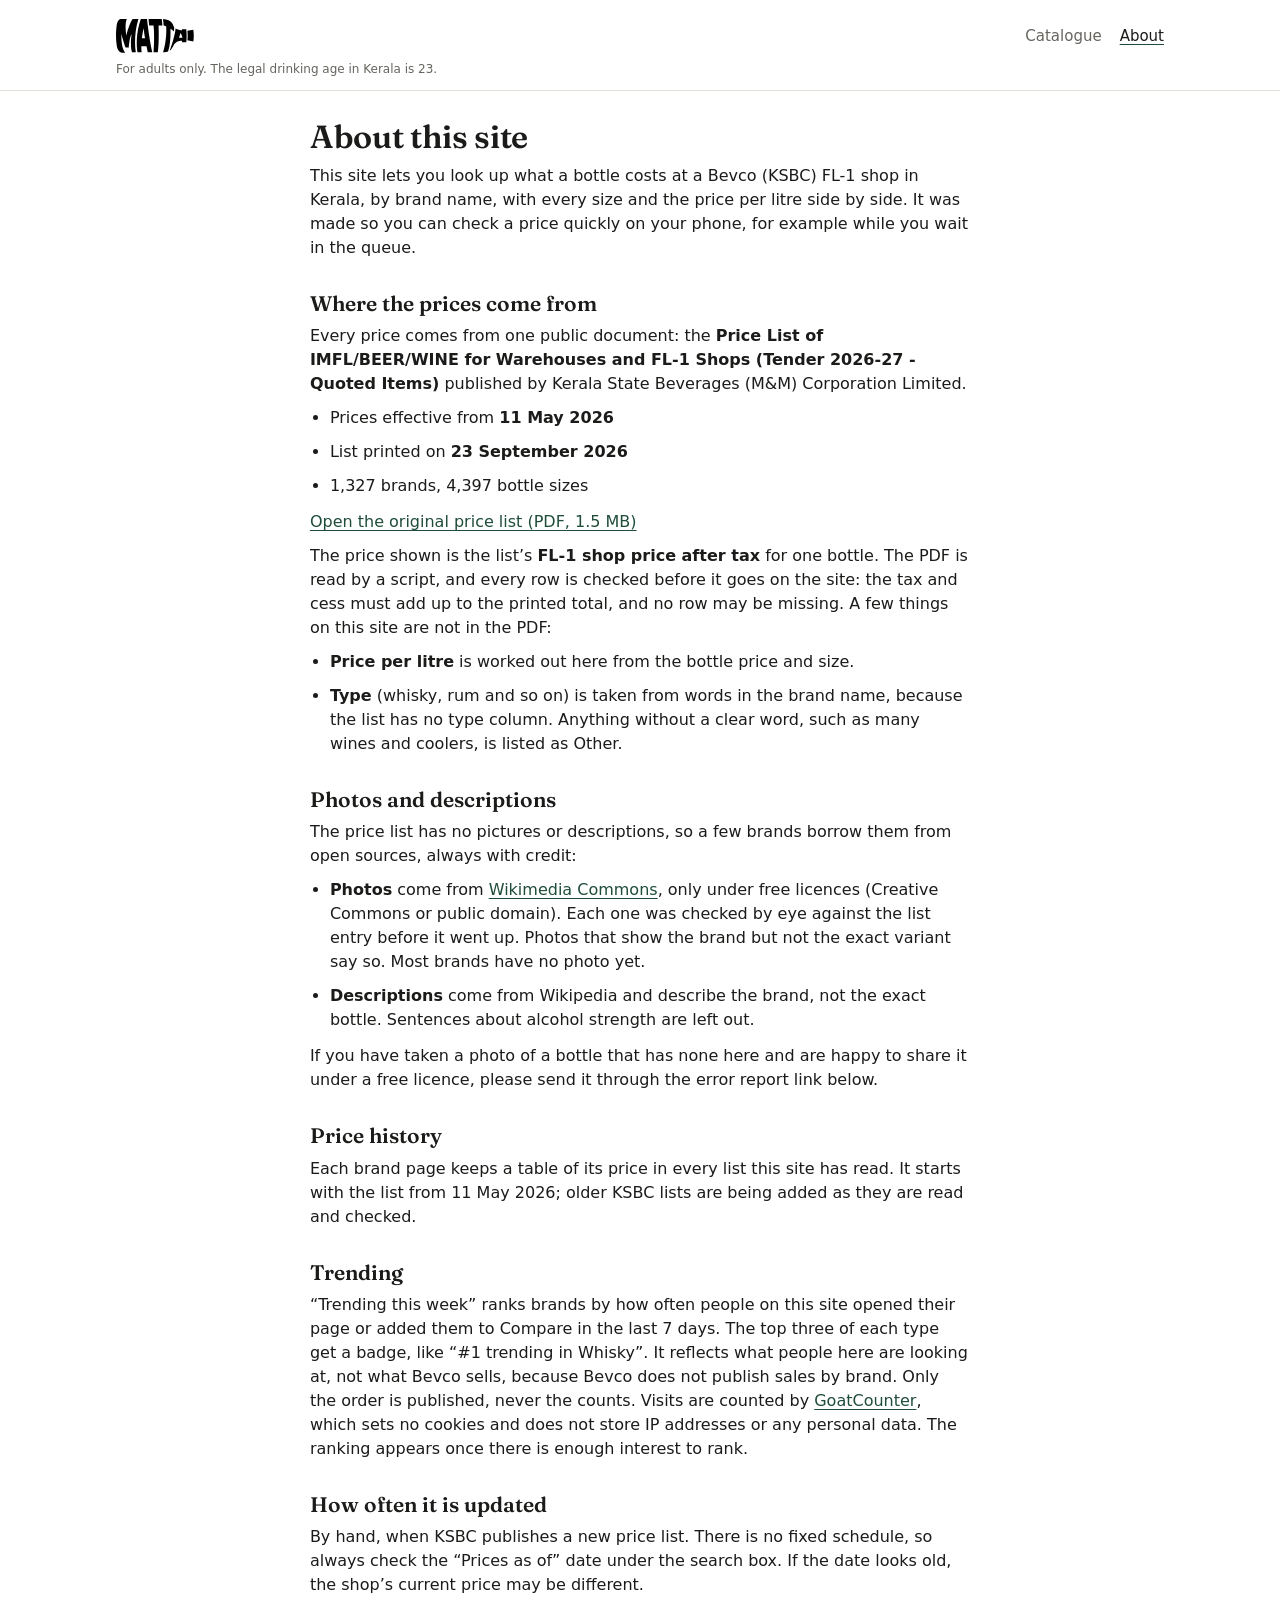
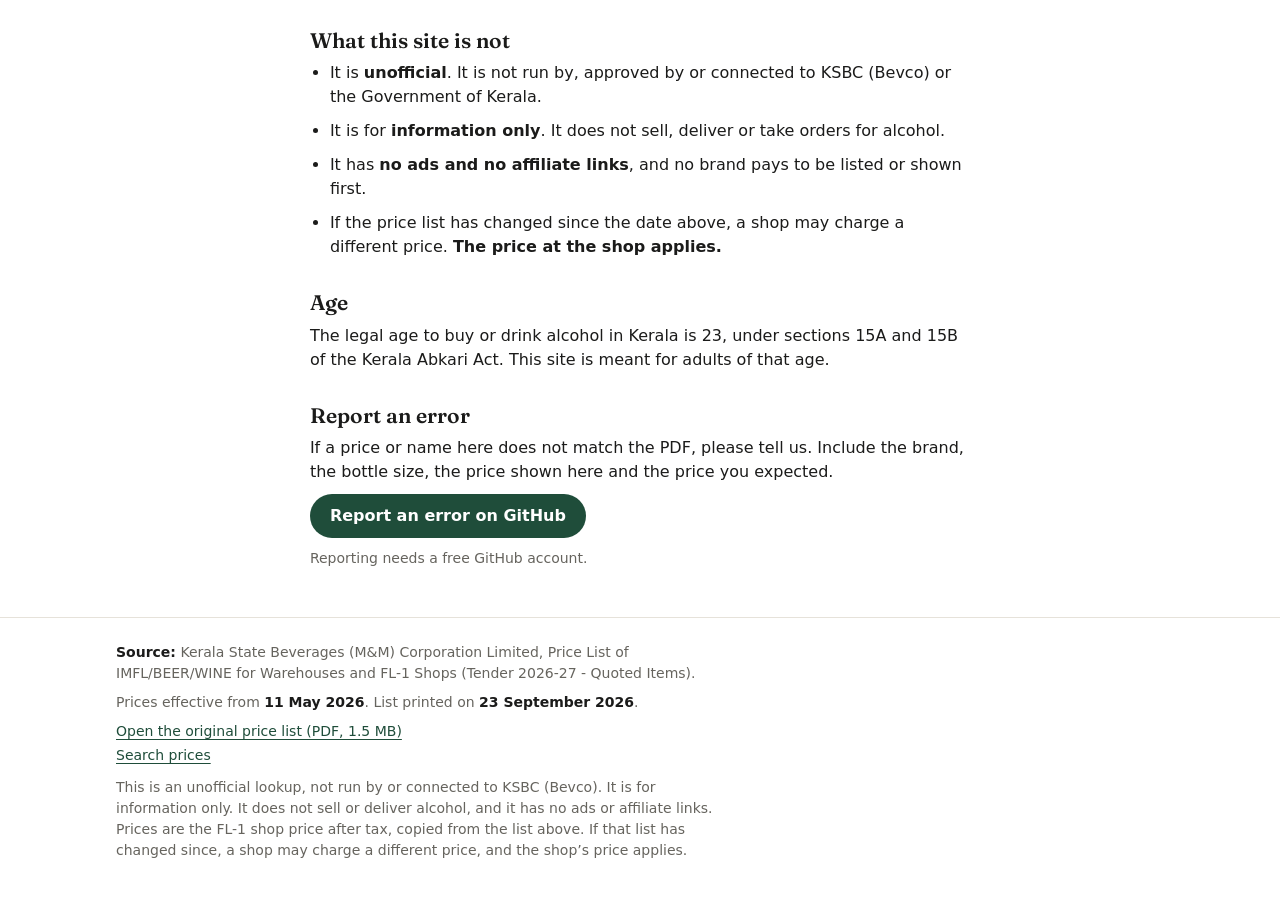
<file: about.html>
<!doctype html>
<html lang="en" data-meta-src="data/meta.json">
<head>
<meta charset="utf-8">
<meta name="viewport" content="width=device-width, initial-scale=1">
<title>About: Matta, Kerala liquor prices</title>
<meta name="description" content="Where the Kerala liquor price data comes from, how often it is updated, and how to report a wrong price. Unofficial, informational only.">
<link rel="canonical" href="https://niap3.github.io/beverage_lister/about.html">
<meta property="og:type" content="website">
<meta property="og:site_name" content="Matta">
<meta property="og:title" content="About: Matta, Kerala liquor prices">
<meta property="og:description" content="Where the price data comes from, how often it is updated, and how to report a wrong price.">
<meta property="og:url" content="https://niap3.github.io/beverage_lister/about.html">
<meta property="og:image" content="https://niap3.github.io/beverage_lister/assets/og-image.png">
<meta property="og:image:width" content="1200">
<meta property="og:image:height" content="630">
<meta property="og:image:alt" content="Kerala liquor prices. Search the Bevco shop price list.">
<meta property="og:locale" content="en_IN">
<meta name="twitter:card" content="summary_large_image">
<meta name="theme-color" content="#FFFFFF">
<meta name="color-scheme" content="light">
<link rel="icon" href="assets/favicon.svg" type="image/svg+xml">
<link rel="preload" href="assets/fonts/barlow-semi-condensed-latin-700-normal.woff2" as="font" type="font/woff2" crossorigin>
<link rel="preload" href="assets/fonts/fraunces-latin-600-normal.woff2" as="font" type="font/woff2" crossorigin>
<link rel="stylesheet" href="assets/style.css">
</head>
<body>

<a class="skip" href="#main">Skip to content</a>

<header class="masthead">
  <div class="wrap masthead-row">
    <p class="site-name"><a href="./"><img src="assets/logo.svg" alt="Matta, home" width="304" height="132"></a></p>
    <nav aria-label="Site" class="site-nav"><a href="catalogue.html">Catalogue</a> <a href="about.html" aria-current="page">About</a></nav>
  </div>
  <div class="wrap">
    <p class="age">For adults only. The legal drinking age in Kerala is 23.</p>
  </div>
</header>

<main class="wrap prose" id="main" tabindex="-1">
  <h1>About this site</h1>
  <p>This site lets you look up what a bottle costs at a Bevco (KSBC) FL-1 shop in Kerala, by brand name, with every size and the price per litre side by side. It was made so you can check a price quickly on your phone, for example while you wait in the queue.</p>

  <h2>Where the prices come from</h2>
  <p>Every price comes from one public document: the <strong><span data-meta="title">Price List of IMFL/BEER/WINE for Warehouses and FL-1 Shops (Tender 2026-27 - Quoted Items)</span></strong> published by Kerala State Beverages (M&amp;M) Corporation Limited.</p>
  <ul>
    <li>Prices effective from <strong data-meta="effective">11 May 2026</strong></li>
    <li>List printed on <strong data-meta="printed">23 September 2026</strong></li>
    <li><span data-meta="brands">1,327</span> brands, <span data-meta="bottles">4,397</span> bottle sizes</li>
  </ul>
  <p><a href="source/pricelist.pdf">Open the original price list (PDF, 1.5 MB)</a></p>
  <p>The price shown is the list’s <strong>FL-1 shop price after tax</strong> for one bottle. The PDF is read by a script, and every row is checked before it goes on the site: the tax and cess must add up to the printed total, and no row may be missing. A few things on this site are not in the PDF:</p>
  <ul>
    <li><strong>Price per litre</strong> is worked out here from the bottle price and size.</li>
    <li><strong>Type</strong> (whisky, rum and so on) is taken from words in the brand name, because the list has no type column. Anything without a clear word, such as many wines and coolers, is listed as Other.</li>
  </ul>

  <h2>Photos and descriptions</h2>
  <p>The price list has no pictures or descriptions, so a few brands borrow them from open sources, always with credit:</p>
  <ul>
    <li><strong>Photos</strong> come from <a href="https://commons.wikimedia.org/">Wikimedia Commons</a>, only under free licences (Creative Commons or public domain). Each one was checked by eye against the list entry before it went up. Photos that show the brand but not the exact variant say so. Most brands have no photo yet.</li>
    <li><strong>Descriptions</strong> come from Wikipedia and describe the brand, not the exact bottle. Sentences about alcohol strength are left out.</li>
  </ul>
  <p>If you have taken a photo of a bottle that has none here and are happy to share it under a free licence, please send it through the error report link below.</p>

  <h2>Price history</h2>
  <p>Each brand page keeps a table of its price in every list this site has read. It starts with the list from <span data-meta="effective">11 May 2026</span>; older KSBC lists are being added as they are read and checked.</p>

  <h2>Trending</h2>
  <p>“Trending this week” ranks brands by how often people on this site opened their page or added them to Compare in the last 7 days. The top three of each type get a badge, like “#1 trending in Whisky”. It reflects what people here are looking at, not what Bevco sells, because Bevco does not publish sales by brand. Only the order is published, never the counts. Visits are counted by <a href="https://www.goatcounter.com/">GoatCounter</a>, which sets no cookies and does not store IP addresses or any personal data. The ranking appears once there is enough interest to rank.</p>

  <h2>How often it is updated</h2>
  <p>By hand, when KSBC publishes a new price list. There is no fixed schedule, so always check the “Prices as of” date under the search box. If the date looks old, the shop’s current price may be different.</p>

  <h2>What this site is not</h2>
  <ul>
    <li>It is <strong>unofficial</strong>. It is not run by, approved by or connected to KSBC (Bevco) or the Government of Kerala.</li>
    <li>It is for <strong>information only</strong>. It does not sell, deliver or take orders for alcohol.</li>
    <li>It has <strong>no ads and no affiliate links</strong>, and no brand pays to be listed or shown first.</li>
    <li>If the price list has changed since the date above, a shop may charge a different price. <strong>The price at the shop applies.</strong></li>
  </ul>

  <h2>Age</h2>
  <p>The legal age to buy or drink alcohol in Kerala is 23, under sections 15A and 15B of the Kerala Abkari Act. This site is meant for adults of that age.</p>

  <h2>Report an error</h2>
  <p>If a price or name here does not match the PDF, please tell us. Include the brand, the bottle size, the price shown here and the price you expected.</p>
  <p><a class="button-link" href="https://github.com/niap3/beverage_lister/issues/new?title=Price%20error%3A%20&amp;body=Brand%3A%0ABottle%20size%3A%0APrice%20on%20this%20site%3A%0APrice%20in%20the%20PDF%20or%20at%20the%20shop%3A%0ALink%20to%20the%20search%20(copy%20the%20address%20bar)%3A%0A">Report an error on GitHub</a></p>
  <p class="small">Reporting needs a free GitHub account.</p>
</main>

<footer class="footer">
  <div class="wrap">
    <p><strong>Source:</strong> Kerala State Beverages (M&amp;M) Corporation Limited, <span data-meta="title">Price List of IMFL/BEER/WINE for Warehouses and FL-1 Shops (Tender 2026-27 - Quoted Items)</span>.</p>
    <p>Prices effective from <strong data-meta="effective">11 May 2026</strong>. List printed on <strong data-meta="printed">23 September 2026</strong>.</p>
    <p><a href="source/pricelist.pdf">Open the original price list (PDF, 1.5 MB)</a><br><a href="./">Search prices</a></p>
    <p>This is an unofficial lookup, not run by or connected to KSBC (Bevco). It is for information only. It does not sell or deliver alcohol, and it has no ads or affiliate links. Prices are the FL-1 shop price after tax, copied from the list above. If that list has changed since, a shop may charge a different price, and the shop’s price applies.</p>
  </div>
</footer>

<script src="assets/meta.js"></script>
</body>
</html>
</file>
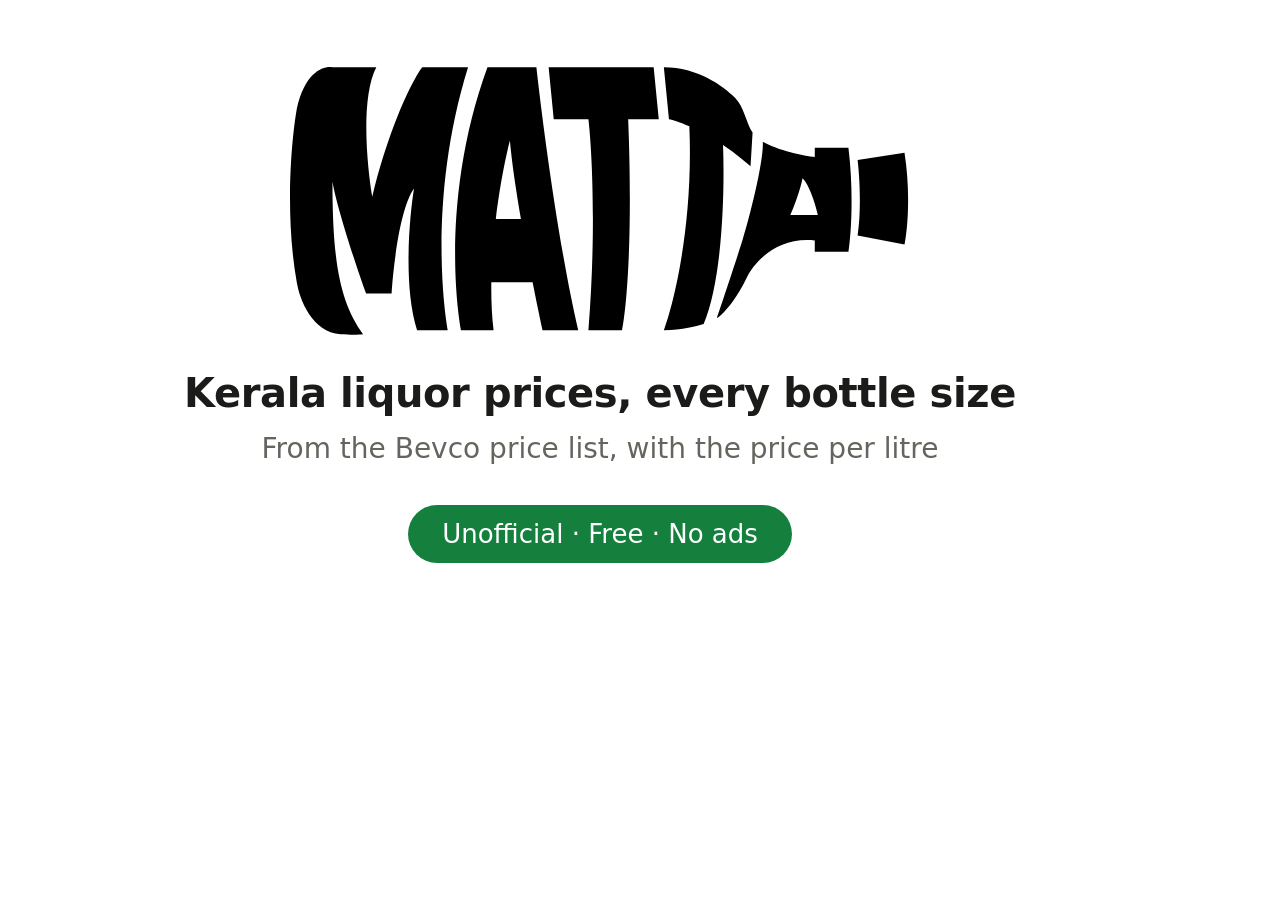
<file: scripts/og-image.html>
<!doctype html>
<!-- Source for assets/og-image.png (1200x630 share preview). Render with:
     chrome-headless-shell --screenshot=assets/og-image.png --window-size=1200,630
                           --hide-scrollbars --allow-file-access-from-files scripts/og-image.html
     The owner's Matta logo, text only otherwise, matching the site. -->
<html lang="en">
<head>
<meta charset="utf-8">
<style>
  html, body { margin: 0; width: 1200px; height: 630px; overflow: hidden; }
  body {
    display: flex; flex-direction: column; align-items: center; justify-content: center; gap: 34px;
    background: #FFFFFF; color: #1B1B1A;
    font-family: system-ui, "Segoe UI", sans-serif;
  }
  img { width: 620px; height: auto; }
  .line { margin: 0; font-size: 40px; font-weight: 600; letter-spacing: -0.01em; }
  .sub { margin: -18px 0 0; font-size: 28px; color: #66645E; }
  .pill {
    margin-top: 6px; padding: 14px 34px;
    border-radius: 999px; background: #15803D; color: #fff;
    font-size: 26px; font-weight: 500;
  }
</style>
</head>
<body>
  <img src="../assets/logo.svg" alt="">
  <p class="line">Kerala liquor prices, every bottle size</p>
  <p class="sub">From the Bevco price list, with the price per litre</p>
  <span class="pill">Unofficial · Free · No ads</span>
</body>
</html>
</file>
<file: assets/style.css>
/* Kerala liquor prices. One light theme, elegant and simple.
 *
 * Warm white page, white cards, thin hairlines, soft shadows, one quiet
 * green accent. A serif (Fraunces) for headings, the phone's own font for
 * text, and condensed numerals (Barlow Semi Condensed) for prices, which
 * stay the largest thing on the page. Drink types show only as a small dot.
 *
 * Contrast (WCAG): ink 16:1+, muted 5.6:1+, green accent 8.4:1+ on every
 * background it sits on. Light mode only, by choice.
 */

/* Fonts are self-hosted (SIL OFL, see assets/fonts/). */
@font-face {
  font-family: "Barlow Semi Condensed";
  font-style: normal;
  font-weight: 700;
  font-display: swap;
  src: url("fonts/barlow-semi-condensed-latin-700-normal.woff2") format("woff2");
}
@font-face {
  font-family: "Fraunces";
  font-style: normal;
  font-weight: 600;
  font-display: swap;
  src: url("fonts/fraunces-latin-600-normal.woff2") format("woff2");
}

:root {
  --bg: #FAF8F4;
  --surface: #FFFFFF;
  --ink: #1B1B1A;
  --muted: #66645E;
  --line: #E6E2DA;
  --line-strong: #D3CEC3;
  --accent: #1F4D3A;
  --accent-soft: #EAF2EE;
  --on-accent: #FFFFFF;
  --error: #B3361A;
  --radius: 14px;
  --shadow: 0 1px 2px rgba(27, 27, 26, 0.04), 0 4px 16px rgba(27, 27, 26, 0.04);
  --shadow-lift: 0 2px 4px rgba(27, 27, 26, 0.05), 0 12px 32px rgba(27, 27, 26, 0.08);
  --serif: "Fraunces", Georgia, "Times New Roman", serif;
  --sans: system-ui, -apple-system, "Segoe UI", Roboto, "Noto Sans", sans-serif;
  --price-font: "Barlow Semi Condensed", "Arial Narrow", var(--sans);
  color-scheme: light;
}

/* Drink types: a small dot only. */
[data-cat="whisky"]  { --dot: #C9962B; }
[data-cat="brandy"]  { --dot: #B4532A; }
[data-cat="rum"]     { --dot: #7A4A2A; }
[data-cat="vodka"]   { --dot: #4A7FA7; }
[data-cat="gin"]     { --dot: #3C8C76; }
[data-cat="beer"]    { --dot: #D4A72C; }
[data-cat="wine"]    { --dot: #8C3A5E; }
[data-cat="liqueur"] { --dot: #6A4C93; }
[data-cat="tequila"] { --dot: #6F8F3A; }
[data-cat="other"]   { --dot: #9A968C; }

/* ---------- Base ---------- */

*, *::before, *::after { box-sizing: border-box; }
[hidden] { display: none !important; }
html { -webkit-text-size-adjust: 100%; }

body {
  margin: 0;
  background: var(--bg);
  color: var(--ink);
  font: 16px/1.5 var(--sans);
}

.wrap { max-width: 1080px; margin: 0 auto; padding: 0 16px; }

.visually-hidden {
  position: absolute !important;
  width: 1px; height: 1px;
  overflow: hidden;
  clip: rect(0 0 0 0);
  white-space: nowrap;
}

a { color: var(--accent); text-underline-offset: 3px; text-decoration-thickness: 1px; }
:focus-visible { outline: 2px solid var(--accent); outline-offset: 2px; }
main:focus { outline: none; }

.skip {
  position: absolute; left: 8px; top: -100px; z-index: 10;
  padding: 10px 14px;
  background: var(--surface); color: var(--ink);
  border: 1px solid var(--line-strong); border-radius: 10px;
}
.skip:focus { top: 8px; }

.small { font-size: 0.875rem; color: var(--muted); }
.error { color: var(--error); }

/* ---------- Header ---------- */

.masthead { background: var(--surface); border-bottom: 1px solid var(--line); padding: 14px 0 12px; }
.masthead-row { display: flex; align-items: center; justify-content: space-between; gap: 12px; }
.site-name img { display: block; width: auto; height: 34px; }
.site-name, .site-name a {
  display: flex; align-items: center; gap: 10px;
  margin: 0;
  color: var(--ink);
  font: 600 1.25rem/1.1 var(--serif);
  letter-spacing: -0.01em;
  text-decoration: none;
}
.logo-mark {
  display: inline-grid; place-items: center; flex: none;
  width: 28px; height: 28px;
  border-radius: 8px;
  background: var(--accent);
  color: var(--on-accent);
  font: 600 1rem/1 var(--serif);
}
.site-nav { display: flex; gap: 18px; }
.site-nav a {
  display: inline-flex; align-items: center; min-height: 44px;
  color: var(--muted); font-size: 0.9375rem; font-weight: 500; text-decoration: none;
}
.site-nav a:hover { color: var(--ink); }
.site-nav a[aria-current="page"] { color: var(--ink); text-decoration: underline; text-decoration-color: var(--accent); }
.age { margin: 2px 0 0; font-size: 0.75rem; color: var(--muted); }

/* ---------- Search bar (sticky) ---------- */

.searchbar {
  position: sticky; top: 0; z-index: 2;
  padding: 12px 0;
  background: rgba(250, 248, 244, 0.94);
  backdrop-filter: blur(8px);
  border-bottom: 1px solid var(--line);
}
.search { position: relative; }
.search svg {
  position: absolute; left: 15px; top: 50%;
  width: 18px; height: 18px;
  transform: translateY(-50%);
  color: var(--muted);
  pointer-events: none;
}
.search input {
  width: 100%; height: 52px;
  padding: 0 48px 0 44px;
  border: 1px solid var(--line-strong);
  border-radius: 12px;
  background: var(--surface);
  color: var(--ink);
  font: inherit; font-size: 1.0625rem;
  -webkit-appearance: none; appearance: none;
}
.search input::placeholder { color: var(--muted); opacity: 1; }
.search input::-webkit-search-cancel-button { display: none; }
.search input:focus { outline: none; border-color: var(--accent); box-shadow: 0 0 0 3px var(--accent-soft); }
.clear {
  position: absolute; top: 4px; right: 4px;
  width: 44px; height: 44px;
  border: 0; border-radius: 8px;
  background: none; color: var(--muted);
  font-size: 1.5rem; line-height: 1; cursor: pointer;
}
.asof { margin: 6px 0 0; font-size: 0.8125rem; color: var(--muted); }
.asof time { color: var(--ink); font-weight: 600; }

/* ---------- Filters and sort ---------- */

.controls { position: relative; display: flex; align-items: center; gap: 10px; margin-top: 10px; }
.filters { flex: 1 1 auto; min-width: 0; }
.filters > summary {
  display: inline-flex; align-items: center; gap: 8px;
  min-height: 40px; padding: 0 14px;
  border: 1px solid var(--line-strong); border-radius: 999px;
  background: var(--surface);
  font-size: 0.9375rem; font-weight: 500;
  cursor: pointer; list-style: none;
}
.filters > summary::-webkit-details-marker { display: none; }
.filters > summary::after { content: "▾"; color: var(--muted); font-size: 0.75rem; }
.filters[open] > summary::after { content: "▴"; }
.count {
  display: inline-grid; place-items: center;
  min-width: 20px; height: 20px; padding: 0 6px;
  border-radius: 999px;
  background: var(--accent); color: var(--on-accent);
  font-size: 0.75rem; font-weight: 600;
}

.panel {
  position: absolute; left: 0; right: 0; top: calc(100% + 8px); z-index: 3;
  max-height: 65vh; overflow-y: auto;
  padding: 16px;
  border: 1px solid var(--line); border-radius: 16px;
  background: var(--surface);
  box-shadow: var(--shadow-lift);
}
fieldset { margin: 0 0 16px; padding: 0; border: 0; min-width: 0; }
legend, .field {
  padding: 0; margin-bottom: 8px;
  font-size: 0.75rem; font-weight: 600; letter-spacing: 0.06em; text-transform: uppercase;
  color: var(--muted);
}
.chips { display: flex; flex-wrap: wrap; gap: 6px; }
.chip { position: relative; }
.chip input { position: absolute; opacity: 0; width: 1px; height: 1px; }
.chip span, .quick {
  display: inline-flex; align-items: center;
  min-height: 40px; padding: 0 14px;
  border: 1px solid var(--line-strong); border-radius: 999px;
  background: var(--surface); color: var(--ink);
  font: inherit; font-size: 0.9375rem;
  cursor: pointer;
  transition: background-color 120ms ease, border-color 120ms ease, color 120ms ease;
}
.chip span:hover, .quick:hover { border-color: var(--accent); }
.chip input:checked + span, .quick[aria-pressed="true"] {
  background: var(--accent); border-color: var(--accent); color: var(--on-accent);
}
.chip input:focus-visible + span { outline: 2px solid var(--accent); outline-offset: 2px; }
.price { display: flex; flex-wrap: wrap; gap: 8px 12px; }
.price legend { width: 100%; }
.price label { display: flex; align-items: center; gap: 6px; font-size: 0.9375rem; }
.price-quick { width: 100%; }
input[type="number"], select {
  min-height: 40px; padding: 0 12px;
  border: 1px solid var(--line-strong); border-radius: 10px;
  background: var(--surface); color: var(--ink);
  font: inherit; font-size: 0.9375rem;
}
input[type="number"] { width: 7.5em; }
.field { display: block; margin-bottom: 16px; }
.field select { display: block; width: 100%; margin-top: 8px; text-transform: none; letter-spacing: 0; font-weight: 400; }
.sort { display: flex; align-items: center; gap: 8px; font-size: 0.875rem; color: var(--muted); }
.sort select { max-width: 12em; border-radius: 999px; }
.panel-actions { display: flex; align-items: center; justify-content: space-between; gap: 12px; padding-top: 4px; }

.link-button {
  min-height: 44px; padding: 0 2px;
  border: 0; background: none;
  color: var(--accent); font: inherit; font-weight: 500;
  text-decoration: underline; text-underline-offset: 3px; text-decoration-thickness: 1px;
  cursor: pointer;
}
.tray-open, .button-link {
  display: inline-flex; align-items: center; justify-content: center;
  min-height: 44px; padding: 0 20px;
  border: 0; border-radius: 999px;
  background: var(--accent); color: var(--on-accent);
  font: inherit; font-weight: 600; text-decoration: none;
  cursor: pointer;
}
.tray-open:disabled { background: var(--line); color: var(--muted); cursor: default; }

/* ---------- Welcome block ---------- */

.results-main { min-height: 100vh; }
.intro {
  margin: 18px 0 4px; padding: 22px 20px 20px;
  border: 1px solid var(--line); border-radius: 18px;
  background: var(--surface);
  box-shadow: var(--shadow);
}
html.has-query .intro { display: none; }
.intro h2 { margin: 0 0 8px; }
.intro h2 [lang="ml"] {
  display: block; margin-bottom: 4px;
  color: var(--accent); font-size: 0.9375rem; font-weight: 600;
}
.intro-en { display: block; font: 600 1.625rem/1.2 var(--serif); letter-spacing: -0.01em; color: var(--ink); }
.intro p { margin: 0 0 12px; color: var(--muted); }
.intro .intro-label {
  margin: 16px 0 8px;
  font-size: 0.75rem; font-weight: 600; letter-spacing: 0.06em; text-transform: uppercase;
}
.type-links { display: flex; flex-wrap: wrap; gap: 6px; margin: 0; padding: 0; list-style: none; }
.type-links a {
  display: inline-flex; align-items: center; gap: 8px;
  min-height: 40px; padding: 0 14px;
  border: 1px solid var(--line-strong); border-radius: 999px;
  background: var(--surface); color: var(--ink);
  font-size: 0.9375rem; font-weight: 500; text-decoration: none;
  transition: border-color 120ms ease;
}
.type-links a:hover { border-color: var(--accent); }
.type-links a::before { content: ""; width: 8px; height: 8px; border-radius: 50%; background: var(--dot, var(--muted)); }
.type-links .n { color: var(--muted); font-weight: 400; font-size: 0.8125rem; }
.value-links a::before { display: none; }
.try { margin: 16px 0 0; font-size: 0.9375rem; }

/* ---------- Results ---------- */

.summary { margin: 18px 0 10px; font-size: 0.9375rem; color: var(--muted); }
.notice {
  margin: 0 0 12px; padding: 10px 14px;
  border-left: 3px solid var(--accent); border-radius: 8px;
  background: var(--accent-soft);
  font-size: 0.9375rem;
}
.results { display: grid; grid-template-columns: 1fr; gap: 14px; }

.card {
  display: flex; flex-direction: column;
  border: 1px solid var(--line); border-radius: var(--radius);
  background: var(--surface);
  box-shadow: var(--shadow);
  overflow: hidden;
  container-type: inline-size;
  transition: border-color 150ms ease, box-shadow 150ms ease;
}
.card:hover { border-color: var(--line-strong); box-shadow: var(--shadow-lift); }
.card h2 {
  margin: 0; padding: 14px 16px 10px;
  font-size: 0.9375rem; font-weight: 600; letter-spacing: 0.02em; line-height: 1.35;
  overflow-wrap: anywhere;
}
.card h2.has-thumb { display: flex; align-items: center; gap: 12px; }
.card-link { color: var(--ink); text-decoration: none; }
.card-link:hover { text-decoration: underline; text-decoration-color: var(--accent); }
.thumb {
  flex: none; width: 40px; height: 52px;
  object-fit: contain; background: #fff;
  border: 1px solid var(--line); border-radius: 6px;
}
.badge {
  align-self: flex-start;
  margin: -2px 16px 10px; padding: 2px 9px;
  border-radius: 999px;
  background: var(--accent-soft); color: var(--accent);
  font-size: 0.75rem; font-weight: 600;
}

/* Size cells, separated by hairlines. Each cell draws its own left/top rule
 * and is pulled back 1px, so rows fill edge to edge. */
.sizes {
  display: flex; flex-wrap: wrap;
  margin: 0; padding: 0; list-style: none;
  border-top: 1px solid var(--line);
  overflow: hidden;
}
.sizes li {
  flex: 1 1 6.5rem; min-width: 0;
  margin: -1px 0 0 -1px; padding: 12px 12px 12px 16px;
  border-left: 1px solid var(--line); border-top: 1px solid var(--line);
}
.ml {
  display: block;
  font-size: 0.75rem; font-weight: 600; letter-spacing: 0.04em; text-transform: uppercase;
  color: var(--muted);
}
.price-tag {
  display: block; margin: 3px 0 2px;
  font: 700 clamp(1.75rem, 8vw, 2.125rem)/1 var(--price-font);
  font-size: clamp(1.5rem, 8.6cqi, 2.125rem);
  font-variant-numeric: tabular-nums lining-nums;
  color: var(--ink);
  white-space: nowrap;
}
.per-litre { display: block; font-size: 0.78125rem; color: var(--muted); }
.sticker {
  display: inline-block; margin-top: 6px; padding: 1px 6px;
  border-radius: 4px;
  background: var(--accent-soft); color: var(--accent);
  font-size: 0.6875rem; font-weight: 600; letter-spacing: 0.04em; text-transform: uppercase;
}
.hidden-sizes { display: block; margin: 4px 0; padding: 0 16px; min-height: 40px; }

.card-foot {
  display: flex; align-items: center; justify-content: space-between; gap: 10px;
  margin-top: auto; padding: 8px 10px 8px 16px;
  border-top: 1px solid var(--line);
}
.meta { margin: 0; font-size: 0.8125rem; color: var(--muted); overflow-wrap: anywhere; }
.meta .cat { display: inline-flex; align-items: center; gap: 6px; color: var(--ink); font-weight: 500; }
.meta .cat::before { content: ""; width: 8px; height: 8px; border-radius: 50%; background: var(--dot, var(--muted)); }

.cmp-btn {
  flex: none; display: inline-flex; align-items: center; gap: 4px;
  min-height: 36px; padding: 0 12px;
  border: 1px solid var(--line-strong); border-radius: 999px;
  background: var(--surface); color: var(--ink);
  font: inherit; font-size: 0.8125rem; font-weight: 500;
  cursor: pointer;
}
.cmp-btn:hover { border-color: var(--accent); }
.cmp-btn .plus { font-size: 1rem; line-height: 1; }
.cmp-btn[aria-pressed="true"] { background: var(--accent); border-color: var(--accent); color: var(--on-accent); }
.cmp-btn[aria-pressed="true"] .plus { display: none; }
.cmp-btn[aria-pressed="true"]::before { content: "✓"; }
.cmp-btn[aria-disabled="true"] { color: var(--muted); }

.more {
  display: block; width: 100%; min-height: 48px; margin: 22px 0 0;
  border: 1px solid var(--line-strong); border-radius: 999px;
  background: var(--surface); color: var(--ink);
  font: inherit; font-weight: 500; cursor: pointer;
}
.more:hover { border-color: var(--accent); }

.empty {
  margin: 8px 0 0; padding: 20px 18px;
  border: 1px solid var(--line); border-radius: var(--radius);
  background: var(--surface);
}
.empty h2 { margin: 0 0 6px; font: 600 1.375rem/1.25 var(--serif); overflow-wrap: anywhere; }
.empty p { margin: 0 0 8px; }
.empty p:last-child { margin-bottom: 0; }

/* ---------- Compare tray and dialog ---------- */

body.has-tray { padding-bottom: 76px; }
.tray {
  position: fixed; left: 0; right: 0; bottom: 0; z-index: 5;
  padding: 10px 0 calc(10px + env(safe-area-inset-bottom, 0px));
  background: var(--surface);
  border-top: 1px solid var(--line);
  box-shadow: 0 -8px 24px rgba(27, 27, 26, 0.06);
}
.tray-inner { display: flex; align-items: center; gap: 10px; }
.tray-text { flex: 1 1 auto; margin: 0; font-size: 0.875rem; line-height: 1.3; }

.compare {
  width: 100%; max-width: 760px; max-height: 100%;
  margin: auto; padding: 0;
  border: 0; border-radius: 0;
  background: var(--bg); color: var(--ink);
}
.compare::backdrop { background: rgba(27, 27, 26, 0.35); }
.compare-head {
  position: sticky; top: 0; z-index: 1;
  display: flex; align-items: center; justify-content: space-between;
  padding: 8px 8px 8px 18px;
  background: var(--surface);
  border-bottom: 1px solid var(--line);
}
.compare-head h2 { margin: 0; font: 600 1.25rem/1.2 var(--serif); }
.close {
  width: 44px; height: 44px;
  border: 0; border-radius: 8px;
  background: none; color: var(--muted);
  font-size: 1.5rem; line-height: 1; cursor: pointer;
}
.compare-body { padding: 14px 10px 18px; }
.compare-body > p { margin: 0 6px 10px; font-size: 0.875rem; color: var(--muted); }
.table-scroll { overflow-x: auto; }
.cmp-table { width: 100%; border-collapse: collapse; table-layout: fixed; background: var(--surface); }
.cmp-table th, .cmp-table td {
  padding: 10px 8px;
  border: 1px solid var(--line);
  vertical-align: top; text-align: left;
  overflow-wrap: anywhere;
}
.cmp-table thead th { font-size: 0.8125rem; font-weight: 600; line-height: 1.3; }
.cmp-table .size-col { width: 4.2rem; }
.cmp-table tbody th { font-size: 0.8125rem; font-weight: 600; color: var(--muted); }
.cmp-cat { display: block; margin-top: 2px; font-weight: 400; color: var(--muted); }
.cmp-table .link-button { min-height: 32px; padding: 0; font-size: 0.8125rem; }
.cmp-price {
  display: block;
  font: 700 clamp(1.25rem, 5.6vw, 1.625rem)/1.05 var(--price-font);
  font-variant-numeric: tabular-nums lining-nums;
  white-space: nowrap;
}
.cmp-table .none { color: var(--muted); font-size: 0.8125rem; }
.lowest {
  display: inline-block; margin-top: 4px; padding: 1px 6px;
  border-radius: 4px;
  background: var(--accent-soft); color: var(--accent);
  font-size: 0.6875rem; font-weight: 600; letter-spacing: 0.04em; text-transform: uppercase;
}
.cmp-table tr.overall th, .cmp-table tr.overall td { border-top: 2px solid var(--line-strong); }

/* ---------- Footer ---------- */

.footer {
  margin-top: 48px; padding: 24px 0 32px;
  border-top: 1px solid var(--line);
  background: var(--surface);
  font-size: 0.875rem; color: var(--muted);
}
.footer p { margin: 0 0 8px; max-width: 70ch; }
.footer strong { color: var(--ink); font-weight: 600; }
.footer a { display: inline-block; min-height: 24px; font-weight: 500; }

/* ---------- Brand pages ---------- */

.page { padding-top: 8px; }
.crumbs { margin: 16px 0 0; font-size: 0.875rem; color: var(--muted); }
.crumbs a { display: inline-block; min-height: 24px; }
.product h1 {
  margin: 8px 0 4px;
  font: 600 1.875rem/1.15 var(--serif); letter-spacing: -0.01em;
  overflow-wrap: anywhere;
}
.product h2 { margin: 30px 0 10px; font: 600 1.25rem/1.25 var(--serif); }
.product-main { display: grid; gap: 14px; margin-top: 14px; }
.product-prices {
  border: 1px solid var(--line); border-radius: var(--radius);
  background: var(--surface); box-shadow: var(--shadow);
  overflow: hidden; container-type: inline-size;
}
.product-prices .sizes { border-top: 0; }
.product-photo { margin: 0; }
.product-photo img {
  display: block; width: 100%; max-width: 300px; height: auto; max-height: 300px;
  object-fit: contain; background: #fff;
  border: 1px solid var(--line); border-radius: 12px;
}
.product-photo figcaption { margin-top: 6px; font-size: 0.75rem; color: var(--muted); }
.actions { display: flex; flex-wrap: wrap; align-items: center; gap: 10px 18px; margin: 18px 0 0; }
.actions > a:not(.button-link) { display: inline-flex; align-items: center; min-height: 44px; font-weight: 500; }
.facts { display: grid; grid-template-columns: max-content 1fr; gap: 8px 18px; margin: 0; }
.facts dt { font-weight: 500; color: var(--muted); }
.facts dd { margin: 0; overflow-wrap: anywhere; }
.codes { margin: 0; padding: 0; list-style: none; }
.codes code { font-size: 0.9rem; }
.history { max-width: 640px; }
.history td { font-variant-numeric: tabular-nums; }
.about-brand p:first-of-type { max-width: 70ch; }

/* ---------- Catalogue ---------- */

.page h1 { margin: 14px 0 8px; font: 600 2rem/1.15 var(--serif); letter-spacing: -0.01em; }
.page > h2 { margin: 26px 0 6px; font: 600 1.25rem/1.2 var(--serif); scroll-margin-top: 8px; }
.cat-tiles {
  display: grid; grid-template-columns: repeat(auto-fill, minmax(150px, 1fr)); gap: 12px;
  margin: 18px 0 0; padding: 0; list-style: none;
}
.cat-tiles a {
  display: block; padding: 16px;
  border: 1px solid var(--line); border-radius: var(--radius);
  background: var(--surface); color: var(--ink);
  box-shadow: var(--shadow);
  text-decoration: none;
  transition: border-color 150ms ease;
}
.cat-tiles a:hover { border-color: var(--accent); }
.cat-name { display: flex; align-items: center; gap: 8px; font: 600 1.375rem/1.1 var(--serif); }
.cat-name::before { content: ""; width: 9px; height: 9px; border-radius: 50%; background: var(--dot, var(--muted)); }
.cat-count { display: block; margin-top: 4px; font-size: 0.875rem; color: var(--muted); }
.cat-big { display: block; margin-top: 10px; font: 700 1.375rem/1 var(--price-font); }
.jump { display: flex; flex-wrap: wrap; gap: 6px; margin: 14px 0; }
.jump a {
  display: inline-flex; align-items: center; justify-content: center;
  min-width: 36px; min-height: 36px;
  border: 1px solid var(--line); border-radius: 8px;
  background: var(--surface); color: var(--ink);
  font-weight: 500; text-decoration: none;
}
.jump a:hover { border-color: var(--accent); }
.brand-list { margin: 0; padding: 0; list-style: none; border-top: 1px solid var(--line); }
.brand-list li {
  display: grid; grid-template-columns: 1fr auto; gap: 0 12px;
  padding: 10px 0;
  border-bottom: 1px solid var(--line);
}
.brand-list a { grid-column: 1 / -1; color: var(--ink); font-weight: 500; text-decoration: none; overflow-wrap: anywhere; }
.brand-list a:hover { text-decoration: underline; text-decoration-color: var(--accent); }
.brand-sizes { font-size: 0.8125rem; color: var(--muted); }
.brand-from { font: 700 1.125rem/1.2 var(--price-font); text-align: right; }

/* ---------- About page ---------- */

.prose { max-width: 68ch; padding-top: 8px; }
.prose h1 { margin: 20px 0 8px; font: 600 2rem/1.15 var(--serif); letter-spacing: -0.01em; }
.prose h2 { margin: 30px 0 8px; font: 600 1.3125rem/1.25 var(--serif); }
.prose p, .prose li { margin: 0 0 10px; }
.prose ul { padding-left: 1.25rem; margin: 0 0 12px; }

@media (max-width: 420px) {
  .site-name, .site-name a { font-size: 1.125rem; gap: 8px; }
  .logo-mark { width: 26px; height: 26px; }
  .site-nav { gap: 14px; }
}

/* ---------- Wider screens ---------- */

@media (min-width: 700px) {
  .results { grid-template-columns: repeat(2, minmax(0, 1fr)); }
  .site-name, .site-name a { font-size: 1.375rem; }
  .intro-en { font-size: 2rem; }
  .compare { max-height: calc(100% - 48px); border-radius: 16px; }
  .product-main { grid-template-columns: minmax(0, 1fr) auto; align-items: start; }
  .product-photo img { width: 260px; }
}
@media (min-width: 1050px) {
  .results { grid-template-columns: repeat(3, minmax(0, 1fr)); }
}

/* ---------- Home (from the owner's mockup) ----------
 * Centred logo, a white pill search with no coloured stroke, rows of
 * ranked tiles with holographic rank stickers, and a floating green
 * Location button. The filters and results appear only while searching. */

:root { --bg: #FFFFFF; }

.hero { padding: 26px 0 6px; text-align: center; }
.hero-inner { display: flex; flex-direction: column; align-items: center; gap: 6px; }
.logo { margin: 0; }
.logo a { color: var(--ink); text-decoration: none; }
.logo img { display: block; width: auto; height: 72px; }
.hero .age { margin: 0; font-size: 0.75rem; color: var(--muted); }

.searchbar { background: rgba(255, 255, 255, 0.94); border-bottom: 0; padding: 12px 0 8px; }
html.has-query .searchbar { border-bottom: 1px solid var(--line); }
.search { max-width: 420px; margin: 0 auto; }
html.has-query .search { max-width: none; }
.search input {
  height: 56px;
  padding: 0 52px 0 24px;
  border: 1px solid var(--line);
  border-radius: 999px;
  box-shadow: 0 2px 6px rgba(27, 27, 26, 0.05), 0 8px 24px rgba(27, 27, 26, 0.07);
  font-size: 1.125rem;
}
.search input:placeholder-shown { text-align: center; }
.search input::placeholder { color: var(--ink); }
.search input:focus { border-color: var(--line-strong); box-shadow: 0 0 0 3px var(--accent-soft), 0 8px 24px rgba(27, 27, 26, 0.07); }
.clear { top: 6px; right: 8px; }
.searchbar .asof { text-align: center; }
html.has-query .searchbar .asof { text-align: left; }

/* Home vs search: rows on the bare home page, results while searching. */
html.has-query .home { display: none; }
html:not(.has-query) .controls,
html:not(.has-query) #summary,
html:not(.has-query) #notice,
html:not(.has-query) #results,
html:not(.has-query) #more { display: none; }
.results-main { padding-bottom: 96px; }   /* room for the Location button */

.home { margin-top: 6px; }
.rows { min-height: 60vh; }
.row { margin: 26px 0 0; }
.row-head { display: flex; align-items: baseline; justify-content: space-between; gap: 12px; }
.row-head h2 { margin: 0; font: 600 1.375rem/1.2 var(--sans); letter-spacing: -0.01em; }
.see-all { font-size: 0.9375rem; font-weight: 500; white-space: nowrap; }
.row-sub { margin: 2px 0 12px; font-size: 0.8125rem; color: var(--muted); }

/* A horizontal shelf of tiles that snaps; the page gutter is kept so the
 * first sticker is never clipped. */
.tiles {
  display: flex; gap: 14px;
  margin: 0 -16px; padding: 12px 16px 8px;
  list-style: none;
  overflow-x: auto;
  scroll-snap-type: x mandatory;
  scroll-padding: 0 16px;
  scrollbar-width: none;
}
.tiles::-webkit-scrollbar { display: none; }
.tile { flex: none; width: 148px; scroll-snap-align: start; }
.tile a { display: block; color: var(--ink); text-decoration: none; }
.tile-img {
  position: relative;
  display: grid; place-items: center;
  height: 176px;
  border-radius: 20px;
  background: #F6F4F0;
}
.tile-img .rank { z-index: 1; }
.tile-img img {
  position: absolute; inset: 0;
  width: 100%; height: 100%;
  object-fit: cover;
  border-radius: 20px;
}
.bottle { width: 54px; height: 126px; }
.bottle path { fill: color-mix(in srgb, var(--dot, #9A968C) 30%, #fff); stroke: var(--dot, #9A968C); stroke-width: 2.5; }
.bottle rect { fill: #fff; opacity: 0.85; }
.tile a:hover .tile-name { text-decoration: underline; text-decoration-color: var(--accent); }
.tile-name {
  display: -webkit-box; -webkit-line-clamp: 2; -webkit-box-orient: vertical;
  overflow: hidden;
  margin-top: 10px;
  font-size: 0.8125rem; font-weight: 600; letter-spacing: 0.01em; line-height: 1.3;
}
.tile-price {
  display: block; margin-top: 4px;
  font: 700 1.5rem/1 var(--price-font);
  font-variant-numeric: tabular-nums lining-nums;
}
.tile-size { display: block; margin-top: 2px; font-size: 0.75rem; color: var(--muted); }

/* Holographic rank sticker: an iridescent disc with the rank number. */
.rank {
  position: absolute; top: -12px; left: -10px;
  display: grid; place-items: center;
  width: 58px; height: 58px;
  border-radius: 50%;
  background:
    radial-gradient(circle at 32% 26%, rgba(255, 255, 255, 0.95) 0 10%, rgba(255, 255, 255, 0) 38%),
    linear-gradient(115deg, rgba(255, 255, 255, 0) 30%, rgba(255, 255, 255, 0.55) 45%, rgba(255, 255, 255, 0) 60%),
    conic-gradient(from 40deg, #FF9AD5, #9BE7FF, #B8FFB0, #FFE98A, #C6A8FF, #FF9AD5);
  box-shadow: inset 0 0 0 1.5px rgba(255, 255, 255, 0.8), 0 3px 10px rgba(27, 27, 26, 0.22);
  color: #1B1B1A;   /* 9:1 or better on every hue of the disc */
  font: 700 1.5rem/1 var(--price-font);
}
@media (prefers-reduced-motion: no-preference) {
  .rank { animation: holo 6s linear infinite; }
  @keyframes holo { to { filter: hue-rotate(360deg); } }
}

/* Floating Location button and its sheet. */
.fab {
  position: fixed; left: 50%; bottom: calc(18px + env(safe-area-inset-bottom, 0px)); z-index: 4;
  transform: translateX(-50%);
  display: inline-flex; align-items: center; justify-content: center; gap: 8px;
  min-width: 200px; min-height: 56px; padding: 0 28px;
  border: 0; border-radius: 999px;
  background: #15803D; color: #FFFFFF;   /* 5.0:1 */
  font: inherit; font-size: 1.125rem; font-weight: 500;
  box-shadow: 0 6px 20px rgba(21, 128, 61, 0.35);
  cursor: pointer;
}
.fab:focus-visible { outline: 3px solid #1B1B1A; outline-offset: 3px; }
body.has-tray .fab { bottom: calc(86px + env(safe-area-inset-bottom, 0px)); }

.sheet {
  width: 100%; max-width: 480px;
  margin: auto auto 0; padding: 0;
  border: 0; border-radius: 20px 20px 0 0;
  background: var(--surface); color: var(--ink);
}
.sheet::backdrop { background: rgba(27, 27, 26, 0.35); }
.sheet-head { display: flex; align-items: center; justify-content: space-between; padding: 10px 8px 4px 20px; }
.sheet-head h2 { margin: 0; font: 600 1.25rem/1.2 var(--sans); }
.sheet-body { padding: 4px 20px calc(22px + env(safe-area-inset-bottom, 0px)); }
.sheet-body p { margin: 0 0 10px; }
.sheet { max-height: 85vh; }
.sheet[open] { display: flex; flex-direction: column; }
.sheet-body { overflow-y: auto; }
.loc-filter {
  width: 100%; height: 44px; margin: 4px 0 12px; padding: 0 16px;
  border: 1px solid var(--line-strong); border-radius: 999px;
  background: var(--surface); color: var(--ink); font: inherit;
}
.loc-filter:focus { outline: none; border-color: #15803D; box-shadow: 0 0 0 3px #E3F4E8; }
.loc-list { display: grid; gap: 6px; margin: 0 0 12px; padding: 0; list-style: none; }
.state {
  display: flex; align-items: center; gap: 12px;
  width: 100%; min-height: 56px; padding: 8px 14px;
  border: 1px solid var(--line); border-radius: 14px;
  background: var(--surface); color: var(--ink);
  font: inherit; text-align: left; cursor: pointer;
}
.state:hover:not(:disabled) { border-color: #15803D; }
.state.is-on { border-color: #15803D; background: #F0FAF3; }
.state:disabled { cursor: default; background: #FAFAF8; }
.state:disabled .state-name { color: var(--muted); }
.state-tick {
  display: grid; place-items: center; flex: none;
  width: 26px; height: 26px; border-radius: 50%;
  border: 1.5px solid var(--line-strong);
  color: #fff; font-size: 0.875rem; font-weight: 700;
}
.state.is-on .state-tick { background: #15803D; border-color: #15803D; }
.state:disabled .state-tick { border-style: dashed; }
.state-text { display: flex; flex-direction: column; }
.state-name { font-weight: 600; }
.state-note { font-size: 0.8125rem; color: var(--muted); }
.state-none { padding: 12px 4px; color: var(--muted); }
@media (min-width: 700px) {
  .sheet { margin: auto; border-radius: 20px; }
  .tile { width: 168px; }
  .tile-img { height: 196px; }
}

@media (prefers-reduced-motion: reduce) {
  *, *::before, *::after {
    transition: none !important;
    animation: none !important;
    scroll-behavior: auto !important;
  }
}
</file>
